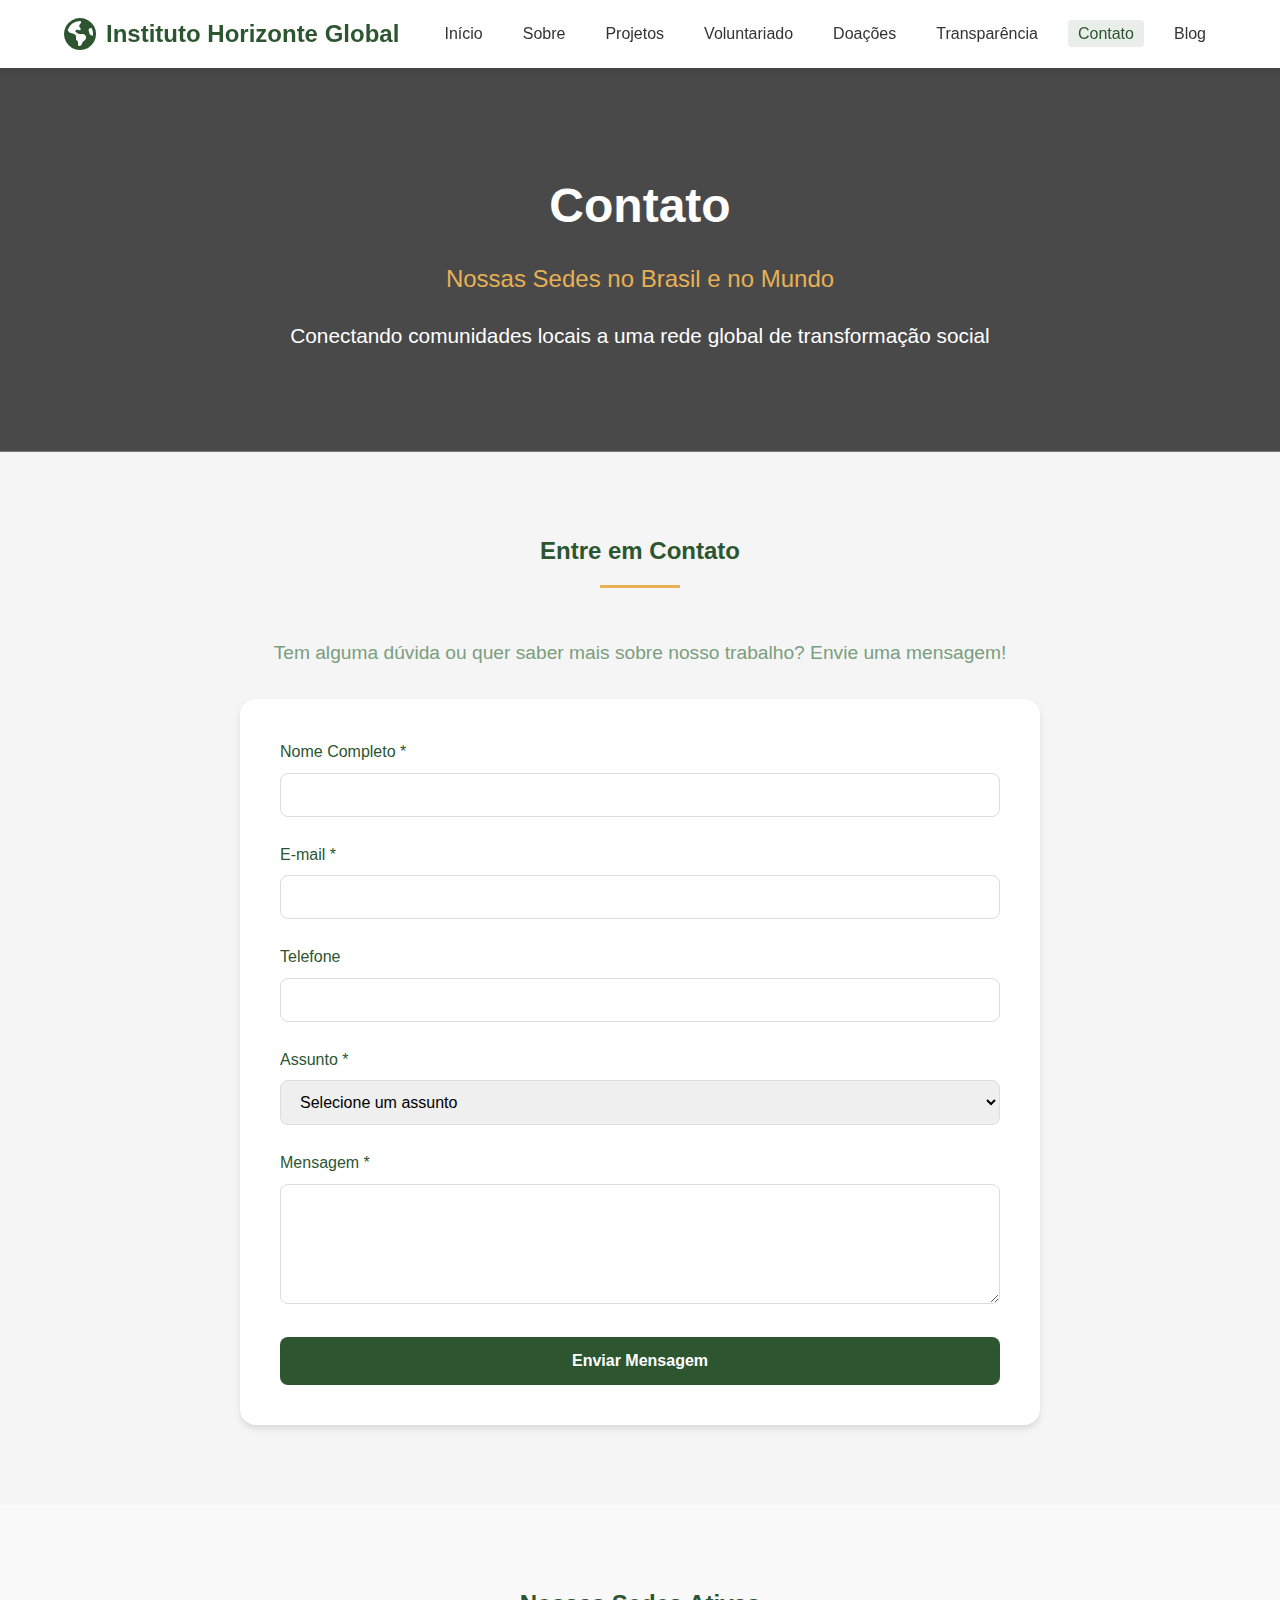
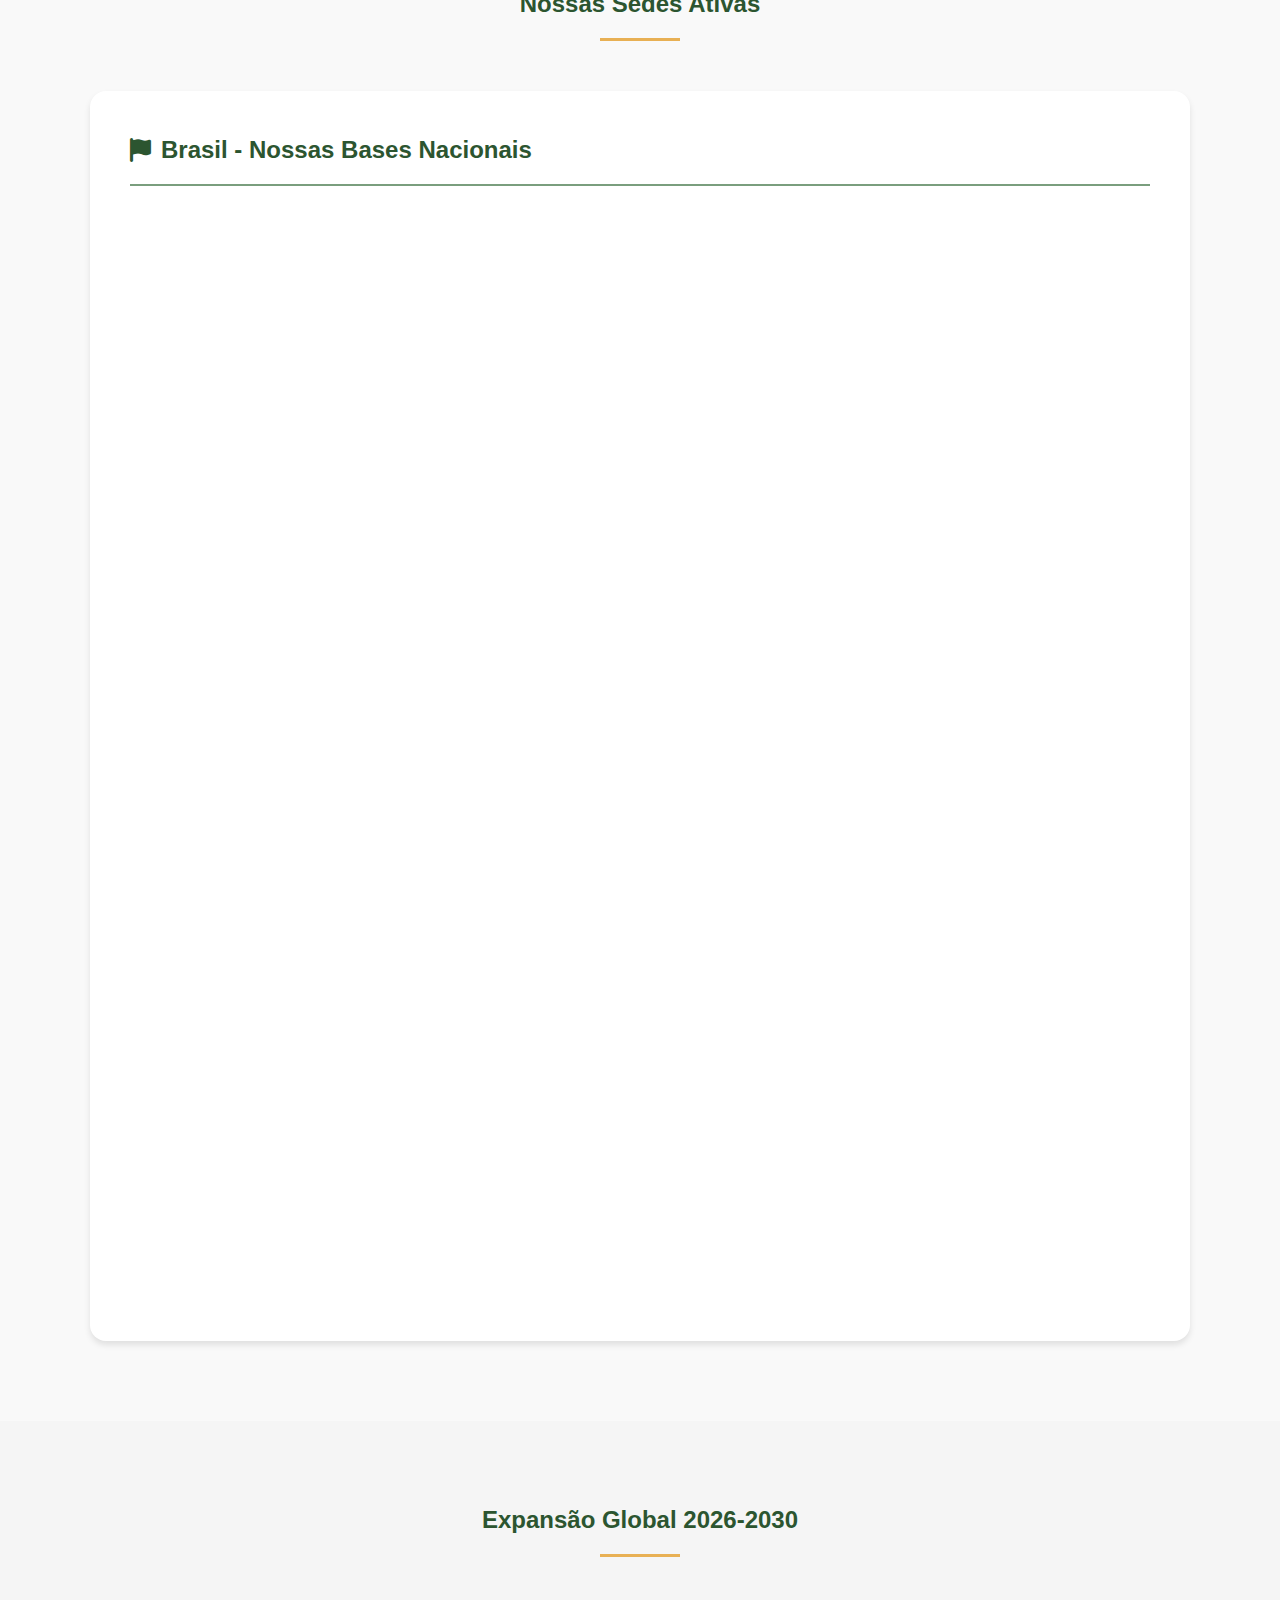
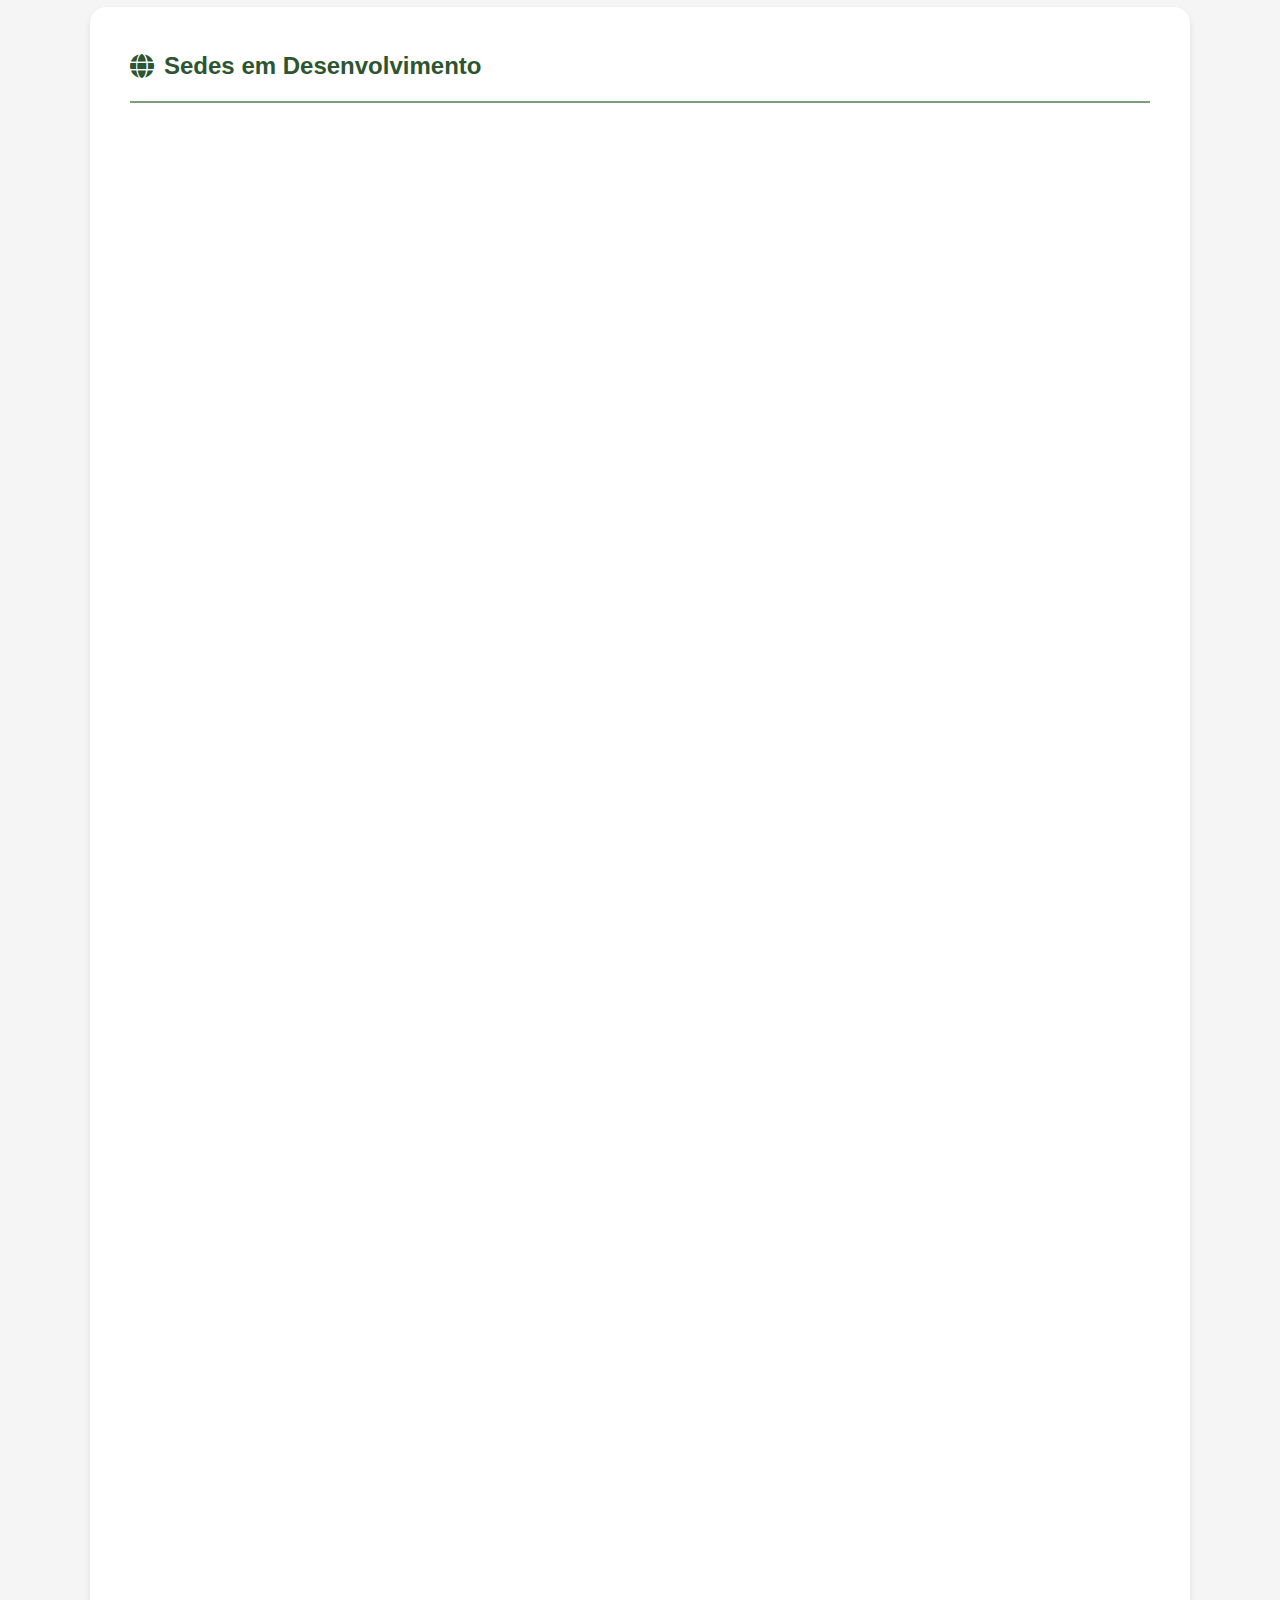
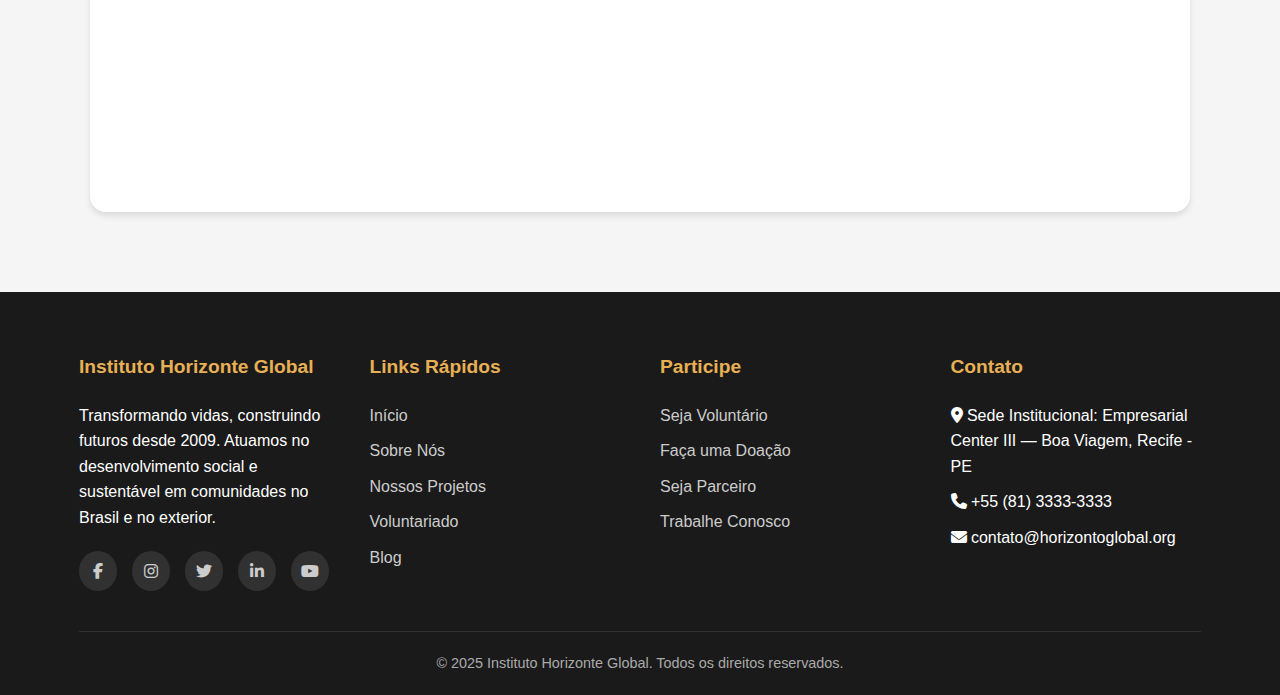
<file: contato.html>
<!DOCTYPE html>
<html lang="pt-BR">
<head>
    <meta charset="UTF-8">
    <meta name="viewport" content="width=device-width, initial-scale=1.0">
    <title>Contato - Instituto Horizonte Global</title>
    <link rel="stylesheet" href="https://cdnjs.cloudflare.com/ajax/libs/font-awesome/6.4.0/css/all.min.css">
    <style>
        :root {
            --primary: #2c5530;
            --secondary: #7a9e7e;
            --accent: #e8b054;
            --light: #f5f5f5;
            --dark: #1a1a1a;
            --text: #333333;
            --text-light: #777777;
            --shadow: 0 4px 6px rgba(0, 0, 0, 0.1);
            --transition: all 0.3s ease;
        }
        
        * {
            margin: 0;
            padding: 0;
            box-sizing: border-box;
            font-family: 'Segoe UI', Tahoma, Geneva, Verdana, sans-serif;
        }

        body {
            background-color: var(--light);
            color: var(--text);
            line-height: 1.6;
        }

        .container {
            width: 90%;
            max-width: 1200px;
            margin: 0 auto;
            padding: 0 15px;
        }
        
        /* Header */
        header {
            background-color: white;
            box-shadow: var(--shadow);
            position: sticky;
            top: 0;
            z-index: 1000;
        }
        
        .header-container {
            display: flex;
            justify-content: space-between;
            align-items: center;
            padding: 15px 0;
        }
        
        .logo {
            display: flex;
            align-items: center;
            gap: 10px;
        }
        
        .logo-icon {
            color: var(--primary);
            font-size: 2rem;
        }
        
        .logo h1 {
            font-size: 1.5rem;
            color: var(--primary);
        }
        
        nav ul {
            display: flex;
            list-style: none;
            gap: 20px;
        }
        
        nav a {
            text-decoration: none;
            color: var(--text);
            font-weight: 500;
            transition: var(--transition);
            padding: 5px 10px;
            border-radius: 4px;
        }
        
        nav a:hover, nav a.active {
            color: var(--primary);
            background-color: rgba(44, 85, 48, 0.1);
        }
        
        .mobile-menu {
            display: none;
            font-size: 1.5rem;
            cursor: pointer;
        }

        /* Hero Section */
        .hero-contato {
            background: linear-gradient(rgba(0, 0, 0, 0.7), rgba(0, 0, 0, 0.7)), 
                        url('https://images.unsplash.com/photo-1486406146926-c627a92ad1ab?ixlib=rb-4.0.3&auto=format&fit=crop&w=1350&q=80');
            background-size: cover;
            background-position: center;
            color: white;
            text-align: center;
            padding: 100px 0;
        }
        
        .hero-contato h1 {
            font-size: 3rem;
            margin-bottom: 15px;
        }
        
        .hero-subtitle {
            font-size: 1.5rem;
            margin-bottom: 20px;
            color: var(--accent);
            font-weight: 300;
        }
        
        .hero-contato p {
            font-size: 1.3rem;
            max-width: 800px;
            margin: 0 auto;
        }

        /* Seções Gerais */
        .section {
            padding: 80px 0;
        }
        
        .section-title {
            text-align: center;
            margin-bottom: 50px;
            color: var(--primary);
            position: relative;
        }
        
        .section-title:after {
            content: '';
            display: block;
            width: 80px;
            height: 3px;
            background-color: var(--accent);
            margin: 15px auto;
        }
        
        .section-subtitle {
            text-align: center;
            margin-bottom: 30px;
            color: var(--secondary);
            font-size: 1.2rem;
            font-weight: 400;
        }
        
        .bg-light {
            background-color: #f9f9f9;
        }

        /* Estilo das Sedes */
        .sedes-container {
            max-width: 1100px;
            margin: 0 auto;
            background: white;
            border-radius: 16px;
            box-shadow: var(--shadow);
            overflow: hidden;
        }

        .sede-section {
            padding: 40px;
        }

        .sede-section h3 {
            color: var(--primary);
            margin-bottom: 30px;
            padding-bottom: 15px;
            border-bottom: 2px solid var(--secondary);
            font-size: 24px;
            display: flex;
            align-items: center;
            gap: 10px;
        }

        .sede-list {
            list-style: none;
            display: grid;
            grid-template-columns: repeat(auto-fill, minmax(500px, 1fr));
            gap: 25px;
        }

        .sede-item {
            background: var(--light);
            border-radius: 12px;
            padding: 25px;
            transition: var(--transition);
            border: 1px solid #e9ecef;
            position: relative;
            overflow: hidden;
        }

        .sede-item::before {
            content: '';
            position: absolute;
            top: 0;
            left: 0;
            width: 5px;
            height: 100%;
            background: var(--accent);
            transition: var(--transition);
        }

        .sede-item:hover {
            transform: translateY(-5px);
            box-shadow: 0 10px 20px rgba(0, 0, 0, 0.08);
            background: white;
        }

        .sede-item:hover::before {
            width: 8px;
        }

        .sede-header {
            display: flex;
            align-items: flex-start;
            gap: 15px;
            margin-bottom: 15px;
        }

        .sede-icon {
            font-size: 24px;
            width: 40px;
            height: 40px;
            background: var(--primary);
            color: white;
            border-radius: 50%;
            display: flex;
            align-items: center;
            justify-content: center;
            flex-shrink: 0;
        }

        .sede-title {
            flex: 1;
        }

        .sede-title strong {
            color: var(--primary);
            font-size: 18px;
            display: block;
            margin-bottom: 5px;
        }

        .sede-type {
            color: var(--secondary);
            font-size: 14px;
            font-weight: 600;
            background: rgba(122, 158, 126, 0.1);
            padding: 3px 10px;
            border-radius: 20px;
            display: inline-block;
        }

        .sede-details {
            margin-left: 55px;
        }

        .sede-address {
            margin-bottom: 15px;
            color: var(--text);
            display: flex;
            align-items: flex-start;
            gap: 10px;
        }

        .sede-address i {
            color: var(--primary);
            margin-top: 3px;
            flex-shrink: 0;
        }

        .sede-contact {
            display: flex;
            flex-wrap: wrap;
            gap: 15px;
            margin-bottom: 15px;
        }

        .contact-item {
            display: flex;
            align-items: center;
            gap: 8px;
            color: var(--text);
            font-size: 15px;
        }

        .contact-item i {
            color: var(--primary);
            width: 16px;
        }

        .contact-item a {
            color: var(--primary);
            text-decoration: none;
            transition: var(--transition);
        }

        .contact-item a:hover {
            color: var(--accent);
        }

        .sede-map {
            margin-top: 15px;
        }

        .map-link {
            display: inline-flex;
            align-items: center;
            gap: 8px;
            color: var(--primary);
            text-decoration: none;
            font-weight: 500;
            padding: 8px 15px;
            border: 1px solid var(--primary);
            border-radius: 6px;
            transition: var(--transition);
        }

        .map-link:hover {
            background: var(--primary);
            color: white;
            transform: translateY(-2px);
            box-shadow: 0 4px 8px rgba(44, 85, 48, 0.3);
        }

        .year-badge {
            background: var(--accent);
            color: white;
            padding: 4px 10px;
            border-radius: 20px;
            font-size: 12px;
            font-weight: 600;
            margin-left: 8px;
        }

        .flag-icon {
            font-size: 20px;
            margin-right: 5px;
        }

        /* Formulário de Contato */
        .contact-form-container {
            max-width: 800px;
            margin: 0 auto;
            background: white;
            padding: 40px;
            border-radius: 16px;
            box-shadow: var(--shadow);
        }

        .form-group {
            margin-bottom: 25px;
        }

        .form-group label {
            display: block;
            margin-bottom: 8px;
            color: var(--primary);
            font-weight: 500;
        }

        .form-group input,
        .form-group select,
        .form-group textarea {
            width: 100%;
            padding: 12px 15px;
            border: 1px solid #ddd;
            border-radius: 8px;
            font-size: 16px;
            transition: var(--transition);
        }

        .form-group input:focus,
        .form-group select:focus,
        .form-group textarea:focus {
            outline: none;
            border-color: var(--primary);
            box-shadow: 0 0 0 3px rgba(44, 85, 48, 0.1);
        }

        .form-group textarea {
            resize: vertical;
            min-height: 120px;
        }

        .submit-btn {
            background: var(--primary);
            color: white;
            border: none;
            padding: 15px 30px;
            border-radius: 8px;
            font-size: 16px;
            font-weight: 600;
            cursor: pointer;
            transition: var(--transition);
            width: 100%;
        }

        .submit-btn:hover {
            background: var(--secondary);
            transform: translateY(-2px);
            box-shadow: 0 5px 15px rgba(44, 85, 48, 0.3);
        }

        /* Footer */
        footer {
            background-color: var(--dark);
            color: white;
            padding: 60px 0 20px;
        }
        
        .footer-content {
            display: grid;
            grid-template-columns: repeat(auto-fit, minmax(250px, 1fr));
            gap: 40px;
            margin-bottom: 40px;
        }
        
        .footer-column h3 {
            color: var(--accent);
            margin-bottom: 20px;
            font-size: 1.2rem;
        }
        
        .footer-column ul {
            list-style: none;
        }
        
        .footer-column ul li {
            margin-bottom: 10px;
        }
        
        .footer-column a {
            color: #cccccc;
            text-decoration: none;
            transition: var(--transition);
        }
        
        .footer-column a:hover {
            color: var(--accent);
        }
        
        .social-links {
            display: flex;
            gap: 15px;
            margin-top: 20px;
        }
        
        .social-links a {
            display: inline-flex;
            align-items: center;
            justify-content: center;
            width: 40px;
            height: 40px;
            background-color: rgba(255, 255, 255, 0.1);
            border-radius: 50%;
            transition: var(--transition);
        }
        
        .social-links a:hover {
            background-color: var(--accent);
            transform: translateY(-5px);
        }
        
        .copyright {
            text-align: center;
            padding-top: 20px;
            border-top: 1px solid rgba(255, 255, 255, 0.1);
            color: #aaaaaa;
            font-size: 0.9rem;
        }

        /* Responsividade */
        @media (max-width: 768px) {
            .header-container {
                flex-direction: column;
                gap: 15px;
            }
            
            nav ul {
                flex-wrap: wrap;
                justify-content: center;
            }
            
            .hero-contato h1 {
                font-size: 2.2rem;
            }
            
            .hero-subtitle {
                font-size: 1.3rem;
            }
            
            .hero-contato p {
                font-size: 1.1rem;
            }
            
            .sede-list {
                grid-template-columns: 1fr;
            }
            
            .sede-section {
                padding: 20px;
            }
            
            .sede-item {
                padding: 20px;
            }
            
            .sede-contact {
                flex-direction: column;
                gap: 10px;
            }
            
            .sede-details {
                margin-left: 0;
            }
            
            .contact-form-container {
                padding: 20px;
            }
        }

        @media (max-width: 576px) {
            .mobile-menu {
                display: block;
            }
            
            nav ul {
                display: none;
                flex-direction: column;
                width: 100%;
                text-align: center;
                margin-top: 15px;
            }
            
            nav ul.show {
                display: flex;
            }
            
            .section {
                padding: 50px 0;
            }
            
            .sede-header {
                flex-direction: column;
                gap: 10px;
            }
            
            .sede-icon {
                align-self: flex-start;
            }
        }
    </style>
</head>
<body>
    <!-- Header -->
    <header>
        <div class="container header-container">
            <div class="logo">
                <i class="fas fa-globe-americas logo-icon"></i>
                <h1>Instituto Horizonte Global</h1>
            </div>
            <div class="mobile-menu">
                <i class="fas fa-bars"></i>
            </div>
            <nav>
                <ul>
                    <li><a href="index.html">Início</a></li>
                    <li><a href="sobre.html">Sobre</a></li>
                    <li><a href="projetos.html">Projetos</a></li>
                    <li><a href="voluntariado.html">Voluntariado</a></li>
                    <li><a href="doacoes.html">Doações</a></li>
                    <li><a href="transparencia.html">Transparência</a></li>
                    <li><a href="sedes.html" class="active">Contato</a></li>
                    <li><a href="blog.html">Blog</a></li>
                </ul>
            </nav>
        </div>
    </header>

    <!-- Hero Contato -->
    <section class="hero-contato">
        <div class="container">
            <h1>Contato</h1>
            <div class="hero-subtitle">Nossas Sedes no Brasil e no Mundo</div>
            <p>Conectando comunidades locais a uma rede global de transformação social</p>
        </div>
    </section>

    <!-- Formulário de Contato -->
    <section class="section">
        <div class="container">
            <h2 class="section-title">Entre em Contato</h2>
            <p class="section-subtitle">Tem alguma dúvida ou quer saber mais sobre nosso trabalho? Envie uma mensagem!</p>
            
            <div class="contact-form-container">
                <form id="contactForm">
                    <div class="form-group">
                        <label for="nome">Nome Completo *</label>
                        <input type="text" id="nome" name="nome" required>
                    </div>
                    
                    <div class="form-group">
                        <label for="email">E-mail *</label>
                        <input type="email" id="email" name="email" required>
                    </div>
                    
                    <div class="form-group">
                        <label for="telefone">Telefone</label>
                        <input type="tel" id="telefone" name="telefone">
                    </div>
                    
                    <div class="form-group">
                        <label for="assunto">Assunto *</label>
                        <select id="assunto" name="assunto" required>
                            <option value="">Selecione um assunto</option>
                            <option value="voluntariado">Voluntariado</option>
                            <option value="doacoes">Doações</option>
                            <option value="parcerias">Parcerias</option>
                            <option value="imprensa">Imprensa</option>
                            <option value="outro">Outro</option>
                        </select>
                    </div>
                    
                    <div class="form-group">
                        <label for="mensagem">Mensagem *</label>
                        <textarea id="mensagem" name="mensagem" required></textarea>
                    </div>
                    
                    <button type="submit" class="submit-btn">Enviar Mensagem</button>
                </form>
            </div>
        </div>
    </section>

    <!-- Sedes Ativas -->
    <section class="section bg-light">
        <div class="container">
            <h2 class="section-title">Nossas Sedes Ativas</h2>
            <div class="sedes-container">
                <div class="sede-section">
                    <h3><i class="fas fa-flag"></i> Brasil - Nossas Bases Nacionais</h3>
                    <ul class="sede-list">
                        <li class="sede-item">
                            <div class="sede-header">
                                <div class="sede-icon">
                                    <i class="fas fa-home"></i>
                                </div>
                                <div class="sede-title">
                                    <strong>Petrolina – PE</strong>
                                    <span class="sede-type">Sede Fundadora</span>
                                </div>
                            </div>
                            <div class="sede-details">
                                <div class="sede-address">
                                    <i class="fas fa-map-marker-alt"></i>
                                    <span>R. Dr. Nestor Cavalcante, 396 – Vila Moco, Petrolina – PE, 56304-400</span>
                                </div>
                                <div class="sede-contact">
                                    <span class="contact-item">
                                        <i class="fas fa-phone"></i> (87) 3864-2010
                                    </span>
                                    <span class="contact-item">
                                        <i class="fas fa-envelope"></i> 
                                        <a href="mailto:petrolina@horizontoglobal.org">petrolina@horizontoglobal.org</a>
                                    </span>
                                </div>
                                <div class="sede-map">
                                    <a href="https://www.google.com/maps/place/R.+Dr.+Nestor+Cavalcante,+396+-+Vila+Moco,+Petrolina+-+PE,+56304-400,+Brasil/" target="_blank" class="map-link">
                                        <i class="fas fa-map-marked-alt"></i> Ver no Google Maps
                                    </a>
                                </div>
                            </div>
                        </li>

                        <li class="sede-item">
                            <div class="sede-header">
                                <div class="sede-icon">
                                    <i class="fas fa-building"></i>
                                </div>
                                <div class="sede-title">
                                    <strong>Recife – PE</strong>
                                    <span class="sede-type">Sede Institucional e Internacional</span>
                                </div>
                            </div>
                            <div class="sede-details">
                                <div class="sede-address">
                                    <i class="fas fa-map-marker-alt"></i>
                                    <span>Empresarial Center III — Rua Antônio Lumack do Monte, 128 — Apto 306, Boa Viagem, Recife - PE, CEP 51020-350</span>
                                </div>
                                <div class="sede-contact">
                                    <span class="contact-item">
                                        <i class="fas fa-phone"></i> (81) 3090-2200
                                    </span>
                                    <span class="contact-item">
                                        <i class="fas fa-envelope"></i> 
                                        <a href="mailto:recife@horizontoglobal.org">recife@horizontoglobal.org</a>
                                    </span>
                                </div>
                                <div class="sede-map">
                                    <a href="https://www.google.com/maps/place/R.+Ant%C3%B4nio+Lumack+do+Monte,+128+-+Boa+Viagem,+Recife+-+PE,+51020-350,+Brasil/" target="_blank" class="map-link">
                                        <i class="fas fa-map-marked-alt"></i> Ver no Google Maps
                                    </a>
                                </div>
                            </div>
                        </li>

                        <li class="sede-item">
                            <div class="sede-header">
                                <div class="sede-icon">
                                    <i class="fas fa-seedling"></i>
                                </div>
                                <div class="sede-title">
                                    <strong>Serra Talhada – PE</strong>
                                    <span class="sede-type">Sede Social — Sertão</span>
                                </div>
                            </div>
                            <div class="sede-details">
                                <div class="sede-address">
                                    <i class="fas fa-map-marker-alt"></i>
                                    <span>Av. Afonso Magalhães — São Cristóvão, Serra Talhada – PE, 56903-040</span>
                                </div>
                                <div class="sede-contact">
                                    <span class="contact-item">
                                        <i class="fas fa-phone"></i> (87) 3831-1440
                                    </span>
                                    <span class="contact-item">
                                        <i class="fas fa-envelope"></i> 
                                        <a href="mailto:serratalhada@horizontoglobal.org">serratalhada@horizontoglobal.org</a>
                                    </span>
                                </div>
                                <div class="sede-map">
                                    <a href="https://www.google.com/maps/place/Av.+Afonso+Magalh%C3%A3es,+Serra+Talhada+-+PE,+56903-040,+Brasil/" target="_blank" class="map-link">
                                        <i class="fas fa-map-marked-alt"></i> Ver no Google Maps
                                    </a>
                                </div>
                            </div>
                        </li>

                        <li class="sede-item">
                            <div class="sede-header">
                                <div class="sede-icon">
                                    <i class="fas fa-school"></i>
                                </div>
                                <div class="sede-title">
                                    <strong>Recife – PE</strong>
                                    <span class="sede-type">Sede Social — Capital</span>
                                </div>
                            </div>
                            <div class="sede-details">
                                <div class="sede-address">
                                    <i class="fas fa-map-marker-alt"></i>
                                    <span>R. da União, 147 — Boa Vista, Recife – PE, 50050-010</span>
                                </div>
                                <div class="sede-contact">
                                    <span class="contact-item">
                                        <i class="fas fa-phone"></i> (81) 3222-8710
                                    </span>
                                    <span class="contact-item">
                                        <i class="fas fa-envelope"></i> 
                                        <a href="mailto:boavista@horizontoglobal.org">boavista@horizontoglobal.org</a>
                                    </span>
                                </div>
                                <div class="sede-map">
                                    <a href="https://www.google.com/maps/place/R.+da+Uni%C3%A3o,+147+-+Boa+Vista,+Recife+-+PE,+50050-010,+Brasil/" target="_blank" class="map-link">
                                        <i class="fas fa-map-marked-alt"></i> Ver no Google Maps
                                    </a>
                                </div>
                            </div>
                        </li>
                    </ul>
                </div>
            </div>
        </div>
    </section>

    <!-- Sedes Futuras -->
    <section class="section">
        <div class="container">
            <h2 class="section-title">Expansão Global 2026-2030</h2>
            <div class="sedes-container">
                <div class="sede-section">
                    <h3><i class="fas fa-globe"></i> Sedes em Desenvolvimento</h3>
                    <ul class="sede-list">
                        <li class="sede-item">
                            <div class="sede-header">
                                <div class="sede-icon">
                                    <span class="flag-icon">🇲🇿</span>
                                </div>
                                <div class="sede-title">
                                    <strong>Maputo – Moçambique <span class="year-badge">2026</span></strong>
                                    <span class="sede-type">Sede Africana</span>
                                </div>
                            </div>
                            <div class="sede-details">
                                <div class="sede-address">
                                    <i class="fas fa-map-marker-alt"></i>
                                    <span>Av. Julius Nyerere, 1020 – Polana Caniço A, Maputo, Moçambique</span>
                                </div>
                                <div class="sede-contact">
                                    <span class="contact-item">
                                        <i class="fas fa-envelope"></i> 
                                        <a href="mailto:maputo@horizontoglobal.org">maputo@horizontoglobal.org</a>
                                    </span>
                                </div>
                                <div class="sede-map">
                                    <a href="https://www.google.com/maps/place/Av.+Julius+Nyerere,+1020,+Maputo,+Mo%C3%A7ambique/" target="_blank" class="map-link">
                                        <i class="fas fa-map-marked-alt"></i> Ver no Google Maps
                                    </a>
                                </div>
                            </div>
                        </li>

                        <li class="sede-item">
                            <div class="sede-header">
                                <div class="sede-icon">
                                    <span class="flag-icon">🇨🇭</span>
                                </div>
                                <div class="sede-title">
                                    <strong>Genebra – Suíça <span class="year-badge">2027</span></strong>
                                    <span class="sede-type">Sede Global / ONU</span>
                                </div>
                            </div>
                            <div class="sede-details">
                                <div class="sede-address">
                                    <i class="fas fa-map-marker-alt"></i>
                                    <span>Rue de Lausanne, 121 – Quartier des Nations, Genebra, Suíça</span>
                                </div>
                                <div class="sede-contact">
                                    <span class="contact-item">
                                        <i class="fas fa-envelope"></i> 
                                        <a href="mailto:geneva@horizontoglobal.org">geneva@horizontoglobal.org</a>
                                    </span>
                                </div>
                                <div class="sede-map">
                                    <a href="https://www.google.com/maps/place/Rue+de+Lausanne+121,+Gen%C3%A8ve,+Su%C3%AD%C3%A7a/" target="_blank" class="map-link">
                                        <i class="fas fa-map-marked-alt"></i> Ver no Google Maps
                                    </a>
                                </div>
                            </div>
                        </li>

                        <li class="sede-item">
                            <div class="sede-header">
                                <div class="sede-icon">
                                    <span class="flag-icon">🇯🇴</span>
                                </div>
                                <div class="sede-title">
                                    <strong>Amã – Jordânia <span class="year-badge">2028</span></strong>
                                    <span class="sede-type">Sede Oriente Médio</span>
                                </div>
                            </div>
                            <div class="sede-details">
                                <div class="sede-address">
                                    <i class="fas fa-map-marker-alt"></i>
                                    <span>Al-Abdali Boulevard, Building 15 – Amman, Jordânia</span>
                                </div>
                                <div class="sede-contact">
                                    <span class="contact-item">
                                        <i class="fas fa-envelope"></i> 
                                        <a href="mailto:amman@horizontoglobal.org">amman@horizontoglobal.org</a>
                                    </span>
                                </div>
                                <div class="sede-map">
                                    <a href="https://www.google.com/maps/place/Al-Abdali+Boulevard,+Amman,+Jord%C3%A2nia/" target="_blank" class="map-link">
                                        <i class="fas fa-map-marked-alt"></i> Ver no Google Maps
                                    </a>
                                </div>
                            </div>
                        </li>

                        <li class="sede-item">
                            <div class="sede-header">
                                <div class="sede-icon">
                                    <span class="flag-icon">🇯🇵</span>
                                </div>
                                <div class="sede-title">
                                    <strong>Tóquio – Japão <span class="year-badge">2029</span></strong>
                                    <span class="sede-type">Sede Ásia & Oceania</span>
                                </div>
                            </div>
                            <div class="sede-details">
                                <div class="sede-address">
                                    <i class="fas fa-map-marker-alt"></i>
                                    <span>2 Chome-8-1 Nishi-Shinjuku, Shinjuku City, Tokyo 163-8001, Japão</span>
                                </div>
                                <div class="sede-contact">
                                    <span class="contact-item">
                                        <i class="fas fa-envelope"></i> 
                                        <a href="mailto:tokyo@horizontoglobal.org">tokyo@horizontoglobal.org</a>
                                    </span>
                                </div>
                                <div class="sede-map">
                                    <a href="https://www.google.com/maps/place/2+Chome-8-1+Nishi-Shinjuku,+Shinjuku+City,+Tokyo+163-8001,+Jap%C3%A3o/" target="_blank" class="map-link">
                                        <i class="fas fa-map-marked-alt"></i> Ver no Google Maps
                                    </a>
                                </div>
                            </div>
                        </li>

                        <li class="sede-item">
                            <div class="sede-header">
                                <div class="sede-icon">
                                    <span class="flag-icon">🇸🇬</span>
                                </div>
                                <div class="sede-title">
                                    <strong>Singapura <span class="year-badge">2030</span></strong>
                                    <span class="sede-type">Sub-Sede Sudeste Asiático</span>
                                </div>
                            </div>
                            <div class="sede-details">
                                <div class="sede-address">
                                    <i class="fas fa-map-marker-alt"></i>
                                    <span>1 Fusionopolis Way, #08-10 Connexis, One-North, Singapore 138632</span>
                                </div>
                                <div class="sede-contact">
                                    <span class="contact-item">
                                        <i class="fas fa-envelope"></i> 
                                        <a href="mailto:singapore@horizontoglobal.org">singapore@horizontoglobal.org</a>
                                    </span>
                                </div>
                                <div class="sede-map">
                                    <a href="https://www.google.com/maps/place/1+Fusionopolis+Way,+Connexis,+Singapore/" target="_blank" class="map-link">
                                        <i class="fas fa-map-marked-alt"></i> Ver no Google Maps
                                    </a>
                                </div>
                            </div>
                        </li>

                        <li class="sede-item">
                            <div class="sede-header">
                                <div class="sede-icon">
                                    <span class="flag-icon">🇺🇸</span>
                                </div>
                                <div class="sede-title">
                                    <strong>Los Angeles – EUA <span class="year-badge">2030</span></strong>
                                    <span class="sede-type">Sub-Sede Social</span>
                                </div>
                            </div>
                            <div class="sede-details">
                                <div class="sede-address">
                                    <i class="fas fa-map-marker-alt"></i>
                                    <span>555 W 5th St, Los Angeles, CA 90013, EUA</span>
                                </div>
                                <div class="sede-contact">
                                    <span class="contact-item">
                                        <i class="fas fa-envelope"></i> 
                                        <a href="mailto:losangeles@horizontoglobal.org">losangeles@horizontoglobal.org</a>
                                    </span>
                                </div>
                                <div class="sede-map">
                                    <a href="https://www.google.com/maps/place/555+W+5th+St,+Los+Angeles,+CA+90013,+EUA/" target="_blank" class="map-link">
                                        <i class="fas fa-map-marked-alt"></i> Ver no Google Maps
                                    </a>
                                </div>
                            </div>
                        </li>
                    </ul>
                </div>
            </div>
        </div>
    </section>

    <!-- Footer -->
    <footer>
        <div class="container">
            <div class="footer-content">
                <div class="footer-column">
                    <h3>Instituto Horizonte Global</h3>
                    <p>Transformando vidas, construindo futuros desde 2009. Atuamos no desenvolvimento social e sustentável em comunidades no Brasil e no exterior.</p>
                    <div class="social-links">
                        <a href="#"><i class="fab fa-facebook-f"></i></a>
                        <a href="#"><i class="fab fa-instagram"></i></a>
                        <a href="#"><i class="fab fa-twitter"></i></a>
                        <a href="#"><i class="fab fa-linkedin-in"></i></a>
                        <a href="#"><i class="fab fa-youtube"></i></a>
                    </div>
                </div>
                <div class="footer-column">
                    <h3>Links Rápidos</h3>
                    <ul>
                        <li><a href="index.html">Início</a></li>
                        <li><a href="sobre.html">Sobre Nós</a></li>
                        <li><a href="projetos.html">Nossos Projetos</a></li>
                        <li><a href="voluntariado.html">Voluntariado</a></li>
                        <li><a href="blog.html">Blog</a></li>
                    </ul>
                </div>
                <div class="footer-column">
                    <h3>Participe</h3>
                    <ul>
                        <li><a href="voluntariado.html">Seja Voluntário</a></li>
                        <li><a href="doacoes.html">Faça uma Doação</a></li>
                        <li><a href="parcerias.html">Seja Parceiro</a></li>
                        <li><a href="trabalhe-conosco.html">Trabalhe Conosco</a></li>
                    </ul>
                </div>
                <div class="footer-column">
                    <h3>Contato</h3>
                    <ul>
                        <li><i class="fas fa-map-marker-alt"></i> Sede Institucional: Empresarial Center III — Boa Viagem, Recife - PE</li>
                        <li><i class="fas fa-phone"></i> +55 (81) 3333-3333</li>
                        <li><i class="fas fa-envelope"></i> contato@horizontoglobal.org</li>
                    </ul>
                </div>
            </div>
            <div class="copyright">
                <p>&copy; 2025 Instituto Horizonte Global. Todos os direitos reservados.</p>
            </div>
        </div>
    </footer>

    <script>
        // Menu mobile
        document.querySelector('.mobile-menu').addEventListener('click', function() {
            document.querySelector('nav ul').classList.toggle('show');
        });

        // Animações de entrada
        const observerOptions = {
            threshold: 0.1,
            rootMargin: '0px 0px -50px 0px'
        };

        const observer = new IntersectionObserver((entries) => {
            entries.forEach(entry => {
                if (entry.isIntersecting) {
                    entry.target.style.opacity = '1';
                    entry.target.style.transform = 'translateY(0)';
                }
            });
        }, observerOptions);

        // Aplicar animações aos elementos
        document.querySelectorAll('.sede-item').forEach(el => {
            el.style.opacity = '0';
            el.style.transform = 'translateY(20px)';
            el.style.transition = 'opacity 0.6s ease, transform 0.6s ease';
            observer.observe(el);
        });

        // Formulário de contato
        document.getElementById('contactForm').addEventListener('submit', function(e) {
            e.preventDefault();
            alert('Mensagem enviada com sucesso! Entraremos em contato em breve.');
            this.reset();
        });
    </script>
</body>
</html>
</file>
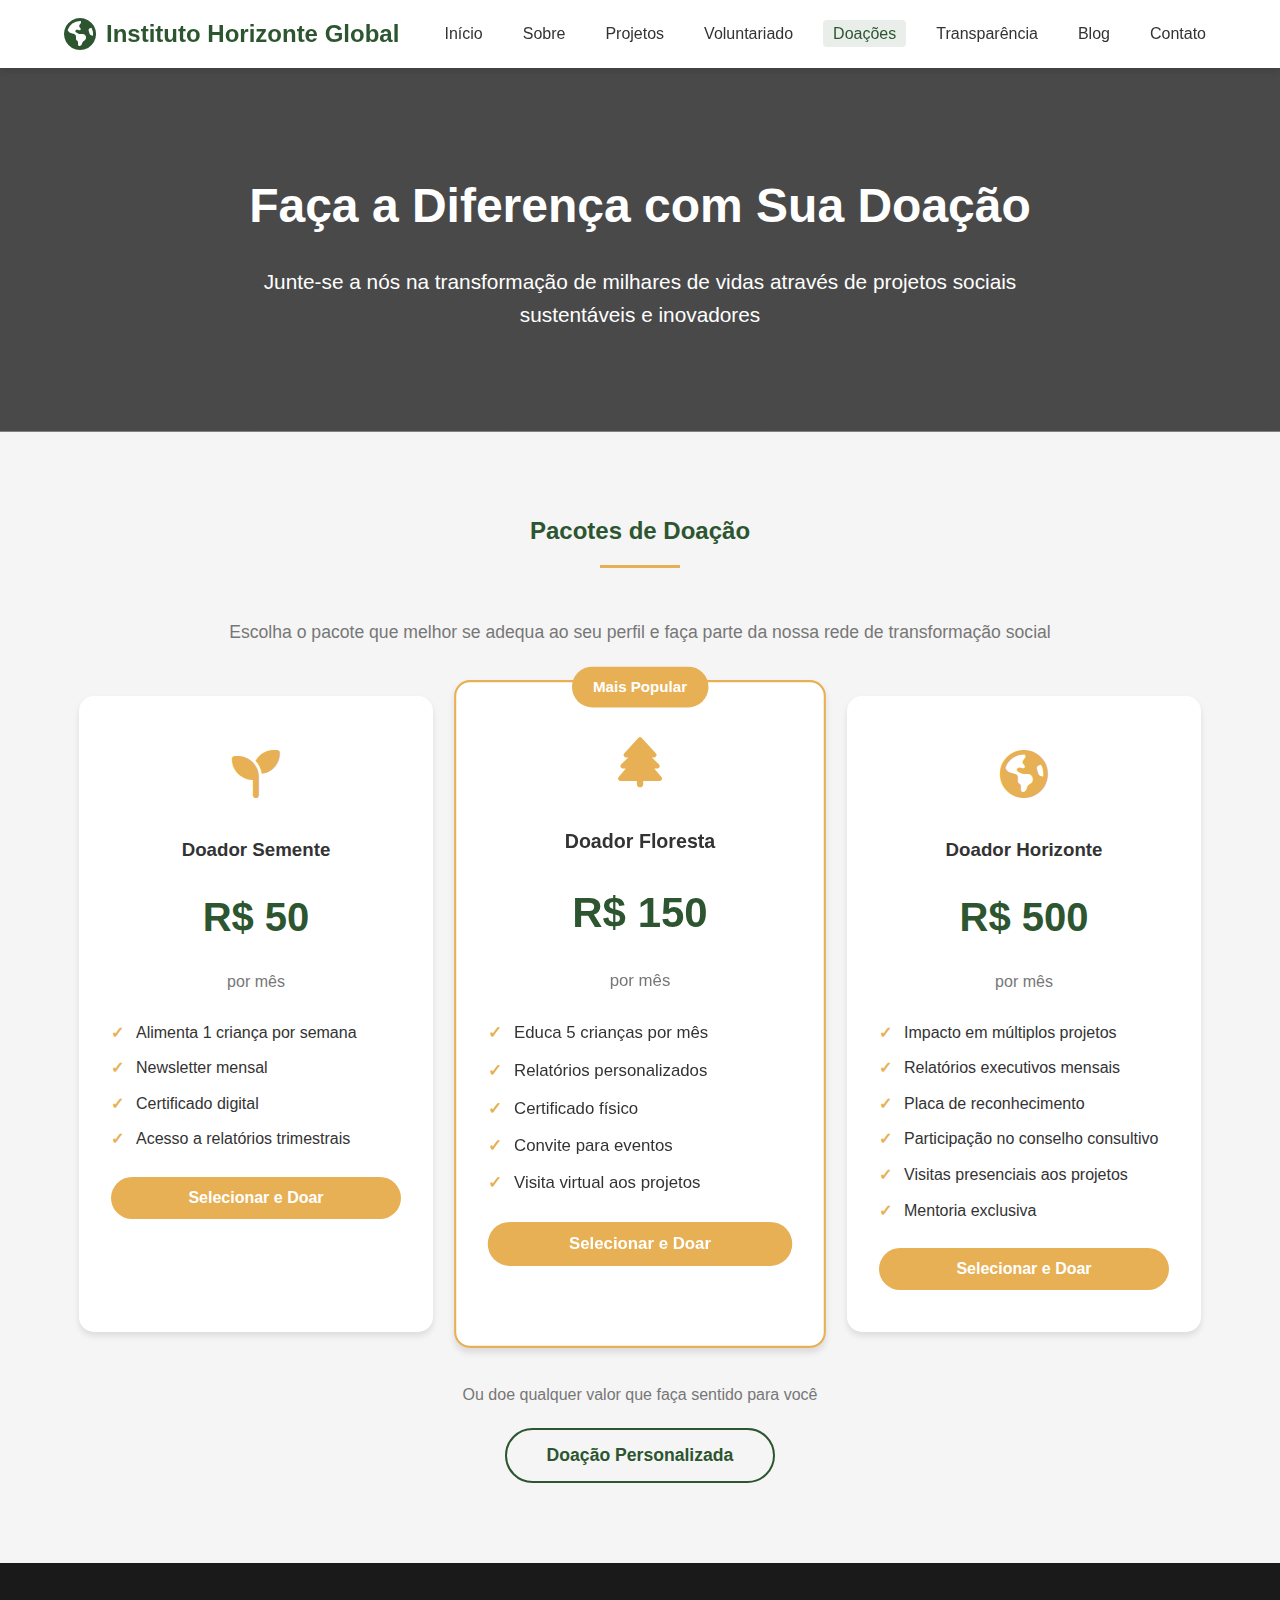
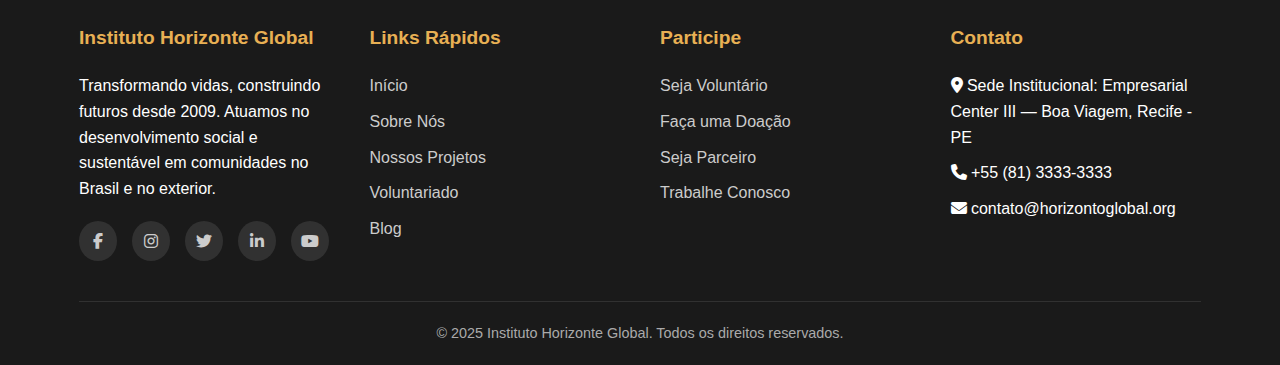
<file: doacoes.html>
<!DOCTYPE html>
<html lang="pt-BR">
<head>
    <meta charset="UTF-8">
    <meta name="viewport" content="width=device-width, initial-scale=1.0">
    <title>Doações - Instituto Horizonte Global</title>
    <link rel="stylesheet" href="https://cdnjs.cloudflare.com/ajax/libs/font-awesome/6.4.0/css/all.min.css">
    <style>
        :root {
            --primary: #2c5530;
            --secondary: #7a9e7e;
            --accent: #e8b054;
            --light: #f5f5f5;
            --dark: #1a1a1a;
            --text: #333333;
            --text-light: #777777;
            --shadow: 0 4px 6px rgba(0, 0, 0, 0.1);
            --transition: all 0.3s ease;
        }
        
        * {
            margin: 0;
            padding: 0;
            box-sizing: border-box;
        }
        
        body {
            font-family: 'Segoe UI', Tahoma, Geneva, Verdana, sans-serif;
            line-height: 1.6;
            color: var(--text);
            background-color: var(--light);
        }
        
        .container {
            width: 90%;
            max-width: 1200px;
            margin: 0 auto;
            padding: 0 15px;
        }
        
        /* Header */
        header {
            background-color: white;
            box-shadow: var(--shadow);
            position: sticky;
            top: 0;
            z-index: 1000;
        }
        
        .header-container {
            display: flex;
            justify-content: space-between;
            align-items: center;
            padding: 15px 0;
        }
        
        .logo {
            display: flex;
            align-items: center;
            gap: 10px;
        }
        
        .logo-icon {
            color: var(--primary);
            font-size: 2rem;
        }
        
        .logo h1 {
            font-size: 1.5rem;
            color: var(--primary);
        }
        
        nav ul {
            display: flex;
            list-style: none;
            gap: 20px;
        }
        
        nav a {
            text-decoration: none;
            color: var(--text);
            font-weight: 500;
            transition: var(--transition);
            padding: 5px 10px;
            border-radius: 4px;
        }
        
        nav a:hover, nav a.active {
            color: var(--primary);
            background-color: rgba(44, 85, 48, 0.1);
        }
        
        .mobile-menu {
            display: none;
            font-size: 1.5rem;
            cursor: pointer;
        }
        
        /* Hero Doações */
        .hero-doacoes {
            background: linear-gradient(rgba(0, 0, 0, 0.7), rgba(0, 0, 0, 0.7)), 
                        url('https://images.unsplash.com/photo-1579621970563-ebec7560ff3e?ixlib=rb-4.0.3&auto=format&fit=crop&w=1350&q=80');
            background-size: cover;
            background-position: center;
            color: white;
            text-align: center;
            padding: 100px 0;
        }
        
        .hero-doacoes h1 {
            font-size: 3rem;
            margin-bottom: 20px;
        }
        
        .hero-doacoes p {
            font-size: 1.3rem;
            max-width: 800px;
            margin: 0 auto;
        }
        
        /* Seções Gerais */
        .section {
            padding: 80px 0;
        }
        
        .section-title {
            text-align: center;
            margin-bottom: 50px;
            color: var(--primary);
            position: relative;
        }
        
        .section-title:after {
            content: '';
            display: block;
            width: 80px;
            height: 3px;
            background-color: var(--accent);
            margin: 15px auto;
        }
        
        .bg-light {
            background-color: #f9f9f9;
        }
        
        .bg-primary {
            background-color: var(--primary);
            color: white;
        }
        
        /* Pacotes de Doação */
        .pacotes-grid {
            display: grid;
            grid-template-columns: repeat(auto-fit, minmax(300px, 1fr));
            gap: 30px;
            margin-bottom: 50px;
        }
        
        .pacote-card {
            background: white;
            border-radius: 15px;
            padding: 40px 30px;
            text-align: center;
            box-shadow: var(--shadow);
            transition: var(--transition);
            position: relative;
            border: 2px solid transparent;
            cursor: pointer;
        }
        
        .pacote-card:hover {
            transform: translateY(-10px);
            border-color: var(--accent);
        }
        
        .pacote-card.selected {
            border-color: var(--primary);
            background: rgba(44, 85, 48, 0.05);
            transform: translateY(-5px);
        }
        
        .pacote-card.popular {
            border-color: var(--accent);
            transform: scale(1.05);
        }
        
        .pacote-card.popular.selected {
            transform: scale(1.05) translateY(-5px);
        }
        
        .pacote-badge {
            position: absolute;
            top: -15px;
            left: 50%;
            transform: translateX(-50%);
            background: var(--accent);
            color: white;
            padding: 8px 20px;
            border-radius: 20px;
            font-size: 0.9rem;
            font-weight: 600;
        }
        
        .pacote-icon {
            font-size: 3rem;
            color: var(--accent);
            margin-bottom: 20px;
        }
        
        .pacote-preco {
            font-size: 2.5rem;
            font-weight: bold;
            color: var(--primary);
            margin: 20px 0;
        }
        
        .pacote-periodo {
            color: var(--text-light);
            margin-bottom: 25px;
        }
        
        .pacote-beneficios {
            list-style: none;
            margin: 25px 0;
            text-align: left;
        }
        
        .pacote-beneficios li {
            margin-bottom: 10px;
            padding-left: 25px;
            position: relative;
        }
        
        .pacote-beneficios li:before {
            content: '✓';
            position: absolute;
            left: 0;
            color: var(--accent);
            font-weight: bold;
        }
        
        .check-icon {
            position: absolute;
            top: 15px;
            right: 15px;
            width: 30px;
            height: 30px;
            background: var(--primary);
            color: white;
            border-radius: 50%;
            display: flex;
            align-items: center;
            justify-content: center;
            opacity: 0;
            transition: var(--transition);
        }
        
        .pacote-card.selected .check-icon {
            opacity: 1;
        }
        
        /* Modal de Pagamento */
        .modal {
            display: none;
            position: fixed;
            top: 0;
            left: 0;
            width: 100%;
            height: 100%;
            background: rgba(0, 0, 0, 0.8);
            z-index: 1000;
            align-items: center;
            justify-content: center;
        }
        
        .modal.active {
            display: flex;
        }
        
        .modal-content {
            background: white;
            border-radius: 15px;
            padding: 40px;
            max-width: 500px;
            width: 90%;
            max-height: 90vh;
            overflow-y: auto;
            position: relative;
        }
        
        .close-modal {
            position: absolute;
            top: 15px;
            right: 15px;
            background: none;
            border: none;
            font-size: 1.5rem;
            cursor: pointer;
            color: var(--text-light);
        }
        
        .pagamento-tabs {
            display: flex;
            margin-bottom: 25px;
            border-bottom: 1px solid #e0e0e0;
        }
        
        .pagamento-tab {
            padding: 15px 25px;
            background: none;
            border: none;
            cursor: pointer;
            font-weight: 600;
            color: var(--text-light);
            border-bottom: 3px solid transparent;
            transition: var(--transition);
        }
        
        .pagamento-tab.active {
            color: var(--primary);
            border-bottom-color: var(--primary);
        }
        
        .pagamento-content {
            display: none;
        }
        
        .pagamento-content.active {
            display: block;
            animation: fadeIn 0.5s ease;
        }
        
        @keyframes fadeIn {
            from { opacity: 0; transform: translateY(20px); }
            to { opacity: 1; transform: translateY(0); }
        }
        
        /* Formulários */
        .form-container {
            background: white;
            border-radius: 15px;
            padding: 40px;
            box-shadow: var(--shadow);
            max-width: 800px;
            margin: 0 auto;
        }
        
        .form-step {
            display: none;
        }
        
        .form-step.active {
            display: block;
        }
        
        .form-group {
            margin-bottom: 25px;
        }
        
        .form-row {
            display: grid;
            grid-template-columns: 1fr 1fr;
            gap: 20px;
        }
        
        label {
            display: block;
            margin-bottom: 8px;
            font-weight: 600;
            color: var(--primary);
        }
        
        .required:after {
            content: ' *';
            color: #e74c3c;
        }
        
        input, select, textarea {
            width: 100%;
            padding: 12px 15px;
            border: 2px solid #e0e0e0;
            border-radius: 8px;
            font-size: 1rem;
            transition: var(--transition);
            font-family: inherit;
        }
        
        input:focus, select:focus, textarea:focus {
            outline: none;
            border-color: var(--primary);
            box-shadow: 0 0 0 3px rgba(44, 85, 48, 0.1);
        }
        
        textarea {
            resize: vertical;
            min-height: 120px;
        }
        
        .checkbox-group {
            display: flex;
            flex-wrap: wrap;
            gap: 15px;
            margin-top: 10px;
        }
        
        .checkbox-item {
            display: flex;
            align-items: center;
            gap: 8px;
        }
        
        .checkbox-item input {
            width: auto;
        }
        
        /* PIX */
        .pix-container {
            text-align: center;
            padding: 30px;
            background: #f8f9fa;
            border-radius: 10px;
            margin: 20px 0;
        }
        
        .pix-qrcode {
            width: 200px;
            height: 200px;
            background: #e0e0e0;
            margin: 0 auto 20px;
            border-radius: 10px;
            display: flex;
            align-items: center;
            justify-content: center;
            color: var(--text-light);
            font-size: 0.9rem;
        }
        
        .pix-chave {
            background: white;
            padding: 15px;
            border-radius: 8px;
            border: 2px dashed var(--accent);
            margin: 20px 0;
            font-family: monospace;
            font-size: 1.1rem;
            word-break: break-all;
        }
        
        .copy-btn {
            background: var(--primary);
            color: white;
            border: none;
            padding: 10px 20px;
            border-radius: 5px;
            cursor: pointer;
            transition: var(--transition);
            margin-left: 10px;
        }
        
        .copy-btn:hover {
            background: var(--secondary);
        }
        
        /* Informações Bancárias */
        .banco-info {
            background: #f8f9fa;
            padding: 25px;
            border-radius: 10px;
            margin: 20px 0;
        }
        
        .banco-detalhes {
            display: grid;
            gap: 15px;
            margin-top: 15px;
        }
        
        .banco-item {
            display: flex;
            justify-content: space-between;
            padding: 10px 0;
            border-bottom: 1px solid #e0e0e0;
        }
        
        .banco-item:last-child {
            border-bottom: none;
        }
        
        .banco-label {
            font-weight: 600;
            color: var(--primary);
        }
        
        .banco-valor {
            font-family: monospace;
            background: white;
            padding: 5px 10px;
            border-radius: 5px;
            border: 1px solid #e0e0e0;
        }
        
        /* Botões */
        .btn {
            display: inline-block;
            background-color: var(--accent);
            color: white;
            padding: 12px 30px;
            border-radius: 30px;
            text-decoration: none;
            font-weight: 600;
            transition: var(--transition);
            border: none;
            cursor: pointer;
            font-size: 1rem;
            text-align: center;
        }
        
        .btn:hover {
            background-color: #d19c3a;
            transform: translateY(-3px);
        }
        
        .btn-outline {
            background: transparent;
            border: 2px solid var(--primary);
            color: var(--primary);
        }
        
        .btn-outline:hover {
            background: var(--primary);
            color: white;
        }
        
        .btn-large {
            padding: 15px 40px;
            font-size: 1.1rem;
        }
        
        .btn-full {
            width: 100%;
        }
        
        .btn-group {
            display: flex;
            gap: 15px;
            margin-top: 30px;
        }
        
        /* Footer */
        footer {
            background-color: var(--dark);
            color: white;
            padding: 60px 0 20px;
        }
        
        .footer-content {
            display: grid;
            grid-template-columns: repeat(auto-fit, minmax(250px, 1fr));
            gap: 40px;
            margin-bottom: 40px;
        }
        
        .footer-column h3 {
            color: var(--accent);
            margin-bottom: 20px;
            font-size: 1.2rem;
        }
        
        .footer-column ul {
            list-style: none;
        }
        
        .footer-column ul li {
            margin-bottom: 10px;
        }
        
        .footer-column a {
            color: #cccccc;
            text-decoration: none;
            transition: var(--transition);
        }
        
        .footer-column a:hover {
            color: var(--accent);
        }
        
        .social-links {
            display: flex;
            gap: 15px;
            margin-top: 20px;
        }
        
        .social-links a {
            display: inline-flex;
            align-items: center;
            justify-content: center;
            width: 40px;
            height: 40px;
            background-color: rgba(255, 255, 255, 0.1);
            border-radius: 50%;
            transition: var(--transition);
        }
        
        .social-links a:hover {
            background-color: var(--accent);
            transform: translateY(-5px);
        }
        
        .copyright {
            text-align: center;
            padding-top: 20px;
            border-top: 1px solid rgba(255, 255, 255, 0.1);
            color: #aaaaaa;
            font-size: 0.9rem;
        }
        
        /* Responsividade */
        @media (max-width: 992px) {
            .pacotes-grid {
                grid-template-columns: repeat(auto-fit, minmax(280px, 1fr));
            }
            
            .pacote-card.popular {
                transform: none;
            }
            
            .pacote-card.popular.selected {
                transform: translateY(-5px);
            }
        }
        
        @media (max-width: 768px) {
            .header-container {
                flex-direction: column;
                gap: 15px;
            }
            
            nav ul {
                flex-wrap: wrap;
                justify-content: center;
            }
            
            .hero-doacoes h1 {
                font-size: 2.2rem;
            }
            
            .hero-doacoes p {
                font-size: 1.1rem;
            }
            
            .form-row {
                grid-template-columns: 1fr;
            }
            
            .modal-content {
                padding: 25px;
            }
            
            .btn-group {
                flex-direction: column;
            }
        }
        
        @media (max-width: 576px) {
            .mobile-menu {
                display: block;
            }
            
            nav ul {
                display: none;
                flex-direction: column;
                width: 100%;
                text-align: center;
                margin-top: 15px;
            }
            
            nav ul.show {
                display: flex;
            }
            
            .section {
                padding: 50px 0;
            }
            
            .pacotes-grid {
                grid-template-columns: 1fr;
            }
            
            .pagamento-tabs {
                flex-direction: column;
            }
            
            .pagamento-tab {
                text-align: center;
            }
        }
    </style>
</head>
<body>
    <!-- Header -->
    <header>
        <div class="container header-container">
            <div class="logo">
                <i class="fas fa-globe-americas logo-icon"></i>
                <h1>Instituto Horizonte Global</h1>
            </div>
            <div class="mobile-menu">
                <i class="fas fa-bars"></i>
            </div>
            <nav>
                <ul>
                    <li><a href="index.html">Início</a></li>
                    <li><a href="sobre.html">Sobre</a></li>
                    <li><a href="projetos.html">Projetos</a></li>
                    <li><a href="voluntariado.html">Voluntariado</a></li>
                    <li><a href="doacoes.html" class="active">Doações</a></li>
                    <li><a href="transparencia.html">Transparência</a></li>
                    <li><a href="blog.html">Blog</a></li>
                    <li><a href="contato.html">Contato</a></li>
                </ul>
            </nav>
        </div>
    </header>

    <!-- Hero Doações -->
    <section class="hero-doacoes">
        <div class="container">
            <h1>Faça a Diferença com Sua Doação</h1>
            <p>Junte-se a nós na transformação de milhares de vidas através de projetos sociais sustentáveis e inovadores</p>
        </div>
    </section>

    <!-- Pacotes de Doação -->
    <section class="section">
        <div class="container">
            <h2 class="section-title">Pacotes de Doação</h2>
            <p style="text-align: center; margin-bottom: 50px; font-size: 1.1rem; color: var(--text-light);">
                Escolha o pacote que melhor se adequa ao seu perfil e faça parte da nossa rede de transformação social
            </p>
            
            <div class="pacotes-grid">
                <div class="pacote-card" data-pacote="semente" data-valor="50">
                    <div class="check-icon">
                        <i class="fas fa-check"></i>
                    </div>
                    <div class="pacote-icon">
                        <i class="fas fa-seedling"></i>
                    </div>
                    <h3>Doador Semente</h3>
                    <div class="pacote-preco">R$ 50</div>
                    <div class="pacote-periodo">por mês</div>
                    <ul class="pacote-beneficios">
                        <li>Alimenta 1 criança por semana</li>
                        <li>Newsletter mensal</li>
                        <li>Certificado digital</li>
                        <li>Acesso a relatórios trimestrais</li>
                    </ul>
                    <button class="btn btn-full btn-doar" data-pacote="semente">Selecionar e Doar</button>
                </div>
                
                <div class="pacote-card popular" data-pacote="floresta" data-valor="150">
                    <div class="pacote-badge">Mais Popular</div>
                    <div class="check-icon">
                        <i class="fas fa-check"></i>
                    </div>
                    <div class="pacote-icon">
                        <i class="fas fa-tree"></i>
                    </div>
                    <h3>Doador Floresta</h3>
                    <div class="pacote-preco">R$ 150</div>
                    <div class="pacote-periodo">por mês</div>
                    <ul class="pacote-beneficios">
                        <li>Educa 5 crianças por mês</li>
                        <li>Relatórios personalizados</li>
                        <li>Certificado físico</li>
                        <li>Convite para eventos</li>
                        <li>Visita virtual aos projetos</li>
                    </ul>
                    <button class="btn btn-full btn-doar" data-pacote="floresta">Selecionar e Doar</button>
                </div>
                
                <div class="pacote-card" data-pacote="horizonte" data-valor="500">
                    <div class="check-icon">
                        <i class="fas fa-check"></i>
                    </div>
                    <div class="pacote-icon">
                        <i class="fas fa-globe-americas"></i>
                    </div>
                    <h3>Doador Horizonte</h3>
                    <div class="pacote-preco">R$ 500</div>
                    <div class="pacote-periodo">por mês</div>
                    <ul class="pacote-beneficios">
                        <li>Impacto em múltiplos projetos</li>
                        <li>Relatórios executivos mensais</li>
                        <li>Placa de reconhecimento</li>
                        <li>Participação no conselho consultivo</li>
                        <li>Visitas presenciais aos projetos</li>
                        <li>Mentoria exclusiva</li>
                    </ul>
                    <button class="btn btn-full btn-doar" data-pacote="horizonte">Selecionar e Doar</button>
                </div>
            </div>
            
            <div style="text-align: center; margin-top: 40px;">
                <p style="color: var(--text-light); margin-bottom: 20px;">
                    Ou doe qualquer valor que faça sentido para você
                </p>
                <button class="btn btn-outline btn-large" id="btn-doacao-personalizada">Doação Personalizada</button>
            </div>
        </div>
    </section>

    <!-- Modal de Pagamento -->
    <div class="modal" id="modal-pagamento">
        <div class="modal-content">
            <button class="close-modal" id="close-modal">&times;</button>
            <h2 style="text-align: center; margin-bottom: 30px; color: var(--primary);">Finalizar Doação</h2>
            
            <div class="form-step active" id="step-dados">
                <h3 style="margin-bottom: 20px; color: var(--primary);">Seus Dados</h3>
                
                <form id="form-doador">
                    <div class="form-row">
                        <div class="form-group">
                            <label for="nome-doador" class="required">Nome Completo</label>
                            <input type="text" id="nome-doador" name="nome-doador" required>
                        </div>
                        <div class="form-group">
                            <label for="cpf-doador" class="required">CPF/CNPJ</label>
                            <input type="text" id="cpf-doador" name="documento" data-validation="cpf" required>
                            <div class="field-message"></div>
                        </div>
                    </div>
                    <div class="form-row">
                        <div class="form-group">
                            <label for="cep-doador">CEP</label>
                            <input type="text" id="cep-doador" name="cep" data-cep="true">
                            <div class="field-message"></div>
                        </div>
                    </div>
                    <div class="form-row">
                        <div class="form-group">
                            <label for="senha-doador">Senha (opcional)</label>
                            <input type="password" id="senha-doador" name="senha">
                            <div class="password-strength">
                                <div class="strength-bar">
                                    <div class="strength-fill"></div>
                                </div>
                                <div class="strength-message"></div>
                            </div>
                        </div>
                    </div>
<script>
// Máscara e validação de CPF/CNPJ
const cpfCnpjInput = document.getElementById('cpf-doador');
cpfCnpjInput.addEventListener('input', function(e) {
    let value = e.target.value.replace(/\D/g, '');
    if (value.length <= 11) {
        // CPF
        value = value.replace(/(\d{3})(\d)/, '$1.$2');
        value = value.replace(/(\d{3})\.(\d{3})(\d)/, '$1.$2.$3');
        value = value.replace(/(\d{3})\.(\d{3})\.(\d{3})(\d)/, '$1.$2.$3-$4');
    } else {
        // CNPJ
        value = value.replace(/(\d{2})(\d)/, '$1.$2');
        value = value.replace(/(\d{2})\.(\d{3})(\d)/, '$1.$2.$3');
        value = value.replace(/(\d{2})\.(\d{3})\.(\d{3})(\d)/, '$1.$2.$3/$4');
        value = value.replace(/(\d{2})\.(\d{3})\.(\d{3})\/(\d{4})(\d)/, '$1.$2.$3/$4-$5');
    }
    e.target.value = value;
});
cpfCnpjInput.addEventListener('blur', function(e) {
    const msg = cpfCnpjInput.nextElementSibling;
    const value = cpfCnpjInput.value.replace(/\D/g, '');
    if (value.length === 11 && !validarCPF(value)) {
        msg.textContent = 'CPF inválido';
        cpfCnpjInput.style.borderColor = '#e74c3c';
    } else if (value.length === 14 && !validarCNPJ(value)) {
        msg.textContent = 'CNPJ inválido';
        cpfCnpjInput.style.borderColor = '#e74c3c';
    } else {
        msg.textContent = '';
        cpfCnpjInput.style.borderColor = '#e0e0e0';
    }
});
function validarCPF(cpf) {
    if (cpf.length !== 11 || /^([0-9])\1+$/.test(cpf)) return false;
    let soma = 0, resto;
    for (let i = 1; i <= 9; i++) soma += parseInt(cpf.substring(i-1, i)) * (11 - i);
    resto = (soma * 10) % 11;
    if (resto === 10 || resto === 11) resto = 0;
    if (resto !== parseInt(cpf.substring(9, 10))) return false;
    soma = 0;
    for (let i = 1; i <= 10; i++) soma += parseInt(cpf.substring(i-1, i)) * (12 - i);
    resto = (soma * 10) % 11;
    if (resto === 10 || resto === 11) resto = 0;
    if (resto !== parseInt(cpf.substring(10, 11))) return false;
    return true;
}
function validarCNPJ(cnpj) {
    if (cnpj.length !== 14 || /^([0-9])\1+$/.test(cnpj)) return false;
    let tamanho = cnpj.length - 2;
    let numeros = cnpj.substring(0, tamanho);
    let digitos = cnpj.substring(tamanho);
    let soma = 0;
    let pos = tamanho - 7;
    for (let i = tamanho; i >= 1; i--) {
        soma += numeros.charAt(tamanho - i) * pos--;
        if (pos < 2) pos = 9;
    }
    let resultado = soma % 11 < 2 ? 0 : 11 - soma % 11;
    if (resultado !== parseInt(digitos.charAt(0))) return false;
    tamanho = tamanho + 1;
    numeros = cnpj.substring(0, tamanho);
    soma = 0;
    pos = tamanho - 7;
    for (let i = tamanho; i >= 1; i--) {
        soma += numeros.charAt(tamanho - i) * pos--;
        if (pos < 2) pos = 9;
    }
    resultado = soma % 11 < 2 ? 0 : 11 - soma % 11;
    if (resultado !== parseInt(digitos.charAt(1))) return false;
    return true;
}

// Força de senha
const senhaInput = document.getElementById('senha-doador');
const strengthBar = document.querySelector('.strength-fill');
const strengthMsg = document.querySelector('.strength-message');
senhaInput.addEventListener('input', function(e) {
    const val = senhaInput.value;
    let score = 0;
    if (val.length >= 8) score++;
    if (/[A-Z]/.test(val)) score++;
    if (/[a-z]/.test(val)) score++;
    if (/[0-9]/.test(val)) score++;
    if (/[^A-Za-z0-9]/.test(val)) score++;
    let percent = (score / 5) * 100;
    strengthBar.style.width = percent + '%';
    let msg = '';
    let color = '#e74c3c';
    if (score <= 1) { msg = 'Muito fraca'; color = '#e74c3c'; }
    else if (score === 2) { msg = 'Fraca'; color = '#e67e22'; }
    else if (score === 3) { msg = 'Média'; color = '#f1c40f'; }
    else if (score === 4) { msg = 'Forte'; color = '#27ae60'; }
    else if (score === 5) { msg = 'Excelente'; color = '#2ecc71'; }
    strengthBar.style.background = color;
    strengthMsg.textContent = msg;
});
</script>
                    
                    <div class="form-row">
                        <div class="form-group">
                            <label for="email-doador" class="required">E-mail</label>
                            <input type="email" id="email-doador" name="email-doador" required>
                        </div>
                        <div class="form-group">
                            <label for="telefone-doador" class="required">Telefone</label>
                            <input type="tel" id="telefone-doador" name="telefone-doador" required>
                        </div>
                    </div>
                    
                    <div class="form-group">
                        <label for="valor-doacao" class="required">Valor da Doação</label>
                        <input type="text" id="valor-doacao" name="valor-doacao" required readonly>
                    </div>
                    
                    <div class="btn-group">
                        <button type="button" class="btn btn-outline" id="btn-cancelar">Cancelar</button>
                        <button type="button" class="btn" id="btn-continuar-pagamento">Continuar para Pagamento</button>
                    </div>
                </form>
            </div>
            
            <div class="form-step" id="step-pagamento">
                <h3 style="margin-bottom: 20px; color: var(--primary);">Forma de Pagamento</h3>
                
                <div class="pagamento-tabs">
                    <button class="pagamento-tab active" data-pagamento="pix">PIX</button>
                    <button class="pagamento-tab" data-pagamento="banco-brasil">Banco do Brasil</button>
                    <button class="pagamento-tab" data-pagamento="suica">Suíça (UBS)</button>
                </div>
                
                <!-- PIX -->
                <div class="pagamento-content active" id="content-pix">
                    <div class="pix-container">
                        <h4 style="color: var(--primary); margin-bottom: 20px;">Pague com PIX</h4>
                        <div class="pix-qrcode">
                            <!-- QR Code seria gerado dinamicamente em produção -->
                            <div style="text-align: center;">
                                <i class="fas fa-qrcode" style="font-size: 3rem; margin-bottom: 10px; color: var(--text-light);"></i>
                                <div>QR Code PIX</div>
                            </div>
                        </div>
                        <p style="margin-bottom: 15px; color: var(--text-light);">
                            Escaneie o QR Code acima ou copie a chave PIX abaixo:
                        </p>
                        <div class="pix-chave" id="pix-chave">
                            contato@horizontoglobal.org
                        </div>
                        <button class="copy-btn" onclick="copiarChavePix()">
                            <i class="fas fa-copy"></i> Copiar Chave
                        </button>
                        <p style="margin-top: 20px; font-size: 0.9rem; color: var(--text-light);">
                            <i class="fas fa-info-circle"></i> Doação processada instantaneamente
                        </p>
                    </div>
                </div>
                
                <!-- Banco do Brasil -->
                <div class="pagamento-content" id="content-banco-brasil">
                    <div class="banco-info">
                        <h4 style="color: var(--primary); margin-bottom: 15px;">Transferência Bancária - Banco do Brasil</h4>
                        <div class="banco-detalhes">
                            <div class="banco-item">
                                <span class="banco-label">Banco:</span>
                                <span class="banco-valor">001 - Banco do Brasil</span>
                            </div>
                            <div class="banco-item">
                                <span class="banco-label">Agência:</span>
                                <span class="banco-valor">1234-5</span>
                            </div>
                            <div class="banco-item">
                                <span class="banco-label">Conta Corrente:</span>
                                <span class="banco-valor">98765-4</span>
                            </div>
                            <div class="banco-item">
                                <span class="banco-label">CNPJ:</span>
                                <span class="banco-valor">12.345.678/0001-90</span>
                            </div>
                            <div class="banco-item">
                                <span class="banco-label">Favorecido:</span>
                                <span class="banco-valor">Instituto Horizonte Global</span>
                            </div>
                        </div>
                        <p style="margin-top: 15px; font-size: 0.9rem; color: var(--text-light);">
                            <i class="fas fa-info-circle"></i> Envie o comprovante para financeiro@horizontoglobal.org
                        </p>
                    </div>
                </div>
                
                <!-- Suíça -->
                <div class="pagamento-content" id="content-suica">
                    <div class="banco-info">
                        <h4 style="color: var(--primary); margin-bottom: 15px;">Transferência Internacional - Suíça (UBS)</h4>
                        <div class="banco-detalhes">
                            <div class="banco-item">
                                <span class="banco-label">Bank:</span>
                                <span class="banco-valor">UBS Switzerland AG</span>
                            </div>
                            <div class="banco-item">
                                <span class="banco-label">SWIFT/BIC:</span>
                                <span class="banco-valor">UBSWCHZH80A</span>
                            </div>
                            <div class="banco-item">
                                <span class="banco-label">IBAN:</span>
                                <span class="banco-valor">CH12 3456 7890 1234 5678 9</span>
                            </div>
                            <div class="banco-item">
                                <span class="banco-label">Account Name:</span>
                                <span class="banco-valor">Instituto Horizonte Global</span>
                            </div>
                            <div class="banco-item">
                                <span class="banco-label">Address:</span>
                                <span class="banco-valor">Bahnhofstrasse 45, Zurich</span>
                            </div>
                        </div>
                        <p style="margin-top: 15px; font-size: 0.9rem; color: var(--text-light);">
                            <i class="fas fa-info-circle"></i> Para doações em EUR, USD ou CHF. Envie o comprovante para international@horizontoglobal.org
                        </p>
                    </div>
                </div>
                
                <div class="btn-group">
                    <button type="button" class="btn btn-outline" id="btn-voltar-dados">← Voltar</button>
                    <button type="button" class="btn" onclick="finalizarDoacao()">Finalizar Doação</button>
                </div>
            </div>
        </div>
    </div>

    <!-- Footer -->
    <footer>
        <div class="container">
            <div class="footer-content">
                <div class="footer-column">
                    <h3>Instituto Horizonte Global</h3>
                    <p>Transformando vidas, construindo futuros desde 2009. Atuamos no desenvolvimento social e sustentável em comunidades no Brasil e no exterior.</p>
                    <div class="social-links">
                        <a href="#"><i class="fab fa-facebook-f"></i></a>
                        <a href="#"><i class="fab fa-instagram"></i></a>
                        <a href="#"><i class="fab fa-twitter"></i></a>
                        <a href="#"><i class="fab fa-linkedin-in"></i></a>
                        <a href="#"><i class="fab fa-youtube"></i></a>
                    </div>
                </div>
                <div class="footer-column">
                    <h3>Links Rápidos</h3>
                    <ul>
                        <li><a href="index.html">Início</a></li>
                        <li><a href="sobre.html">Sobre Nós</a></li>
                        <li><a href="projetos.html">Nossos Projetos</a></li>
                        <li><a href="voluntariado.html">Voluntariado</a></li>
                        <li><a href="blog.html">Blog</a></li>
                    </ul>
                </div>
                <div class="footer-column">
                    <h3>Participe</h3>
                    <ul>
                        <li><a href="voluntariado.html">Seja Voluntário</a></li>
                        <li><a href="doacoes.html">Faça uma Doação</a></li>
                        <li><a href="parcerias.html">Seja Parceiro</a></li>
                        <li><a href="trabalhe-conosco.html">Trabalhe Conosco</a></li>
                    </ul>
                </div>
                <div class="footer-column">
                    <h3>Contato</h3>
                    <ul>
                        <li><i class="fas fa-map-marker-alt"></i> Sede Institucional: Empresarial Center III — Boa Viagem, Recife - PE</li>
                        <li><i class="fas fa-phone"></i> +55 (81) 3333-3333</li>
                        <li><i class="fas fa-envelope"></i> contato@horizontoglobal.org</li>
                    </ul>
                </div>
            </div>
            <div class="copyright">
                <p>&copy; 2025 Instituto Horizonte Global. Todos os direitos reservados.</p>
            </div>
        </div>
    </footer>

    <script>
        // Menu mobile
        document.querySelector('.mobile-menu').addEventListener('click', function() {
            document.querySelector('nav ul').classList.toggle('show');
        });

        // Variáveis globais
        let pacoteSelecionado = null;
        let valorDoacao = null;

        // Seleção de pacotes
        document.querySelectorAll('.pacote-card').forEach(card => {
            card.addEventListener('click', function() {
                // Remove seleção de todos os cards
                document.querySelectorAll('.pacote-card').forEach(c => {
                    c.classList.remove('selected');
                });
                
                // Adiciona seleção ao card clicado
                this.classList.add('selected');
                
                // Atualiza variáveis
                pacoteSelecionado = this.getAttribute('data-pacote');
                valorDoacao = this.getAttribute('data-valor');
            });
        });

        // Botões de doar
        document.querySelectorAll('.btn-doar').forEach(btn => {
            btn.addEventListener('click', function(e) {
                e.stopPropagation();
                const pacote = this.getAttribute('data-pacote');
                const card = document.querySelector(`.pacote-card[data-pacote="${pacote}"]`);
                
                // Seleciona o card
                document.querySelectorAll('.pacote-card').forEach(c => {
                    c.classList.remove('selected');
                });
                card.classList.add('selected');
                
                // Abre modal
                abrirModalDoacao(pacote, card.getAttribute('data-valor'));
            });
        });

        // Doação personalizada
        document.getElementById('btn-doacao-personalizada').addEventListener('click', function() {
            pacoteSelecionado = 'personalizado';
            valorDoacao = '';
            abrirModalDoacao('personalizado', '');
        });

        // Abrir modal de doação
        function abrirModalDoacao(pacote, valor) {
            const modal = document.getElementById('modal-pagamento');
            const valorInput = document.getElementById('valor-doacao');
            
            if (pacote === 'personalizado') {
                valorInput.removeAttribute('readonly');
                valorInput.value = '';
                valorInput.placeholder = 'Digite o valor desejado';
            } else {
                valorInput.setAttribute('readonly', 'true');
                valorInput.value = `R$ ${valor},00`;
            }
            
            modal.classList.add('active');
            document.body.style.overflow = 'hidden';
        }

        // Fechar modal
        document.getElementById('close-modal').addEventListener('click', fecharModal);
        document.getElementById('btn-cancelar').addEventListener('click', fecharModal);

        function fecharModal() {
            document.getElementById('modal-pagamento').classList.remove('active');
            document.body.style.overflow = 'auto';
            resetarFormulario();
        }

        // Navegação entre steps
        document.getElementById('btn-continuar-pagamento').addEventListener('click', function() {
            if (validarDadosDoador()) {
                document.getElementById('step-dados').classList.remove('active');
                document.getElementById('step-pagamento').classList.add('active');
            }
        });

        document.getElementById('btn-voltar-dados').addEventListener('click', function() {
            document.getElementById('step-pagamento').classList.remove('active');
            document.getElementById('step-dados').classList.add('active');
        });

        // Tabs de pagamento
        document.querySelectorAll('.pagamento-tab').forEach(tab => {
            tab.addEventListener('click', function() {
                const pagamento = this.getAttribute('data-pagamento');
                
                // Remove active de todas as tabs e conteúdos
                document.querySelectorAll('.pagamento-tab').forEach(t => {
                    t.classList.remove('active');
                });
                document.querySelectorAll('.pagamento-content').forEach(c => {
                    c.classList.remove('active');
                });
                
                // Adiciona active à tab e conteúdo clicados
                this.classList.add('active');
                document.getElementById(`content-${pagamento}`).classList.add('active');
            });
        });

        // Validação de dados do doador
        function validarDadosDoador() {
            const requiredFields = document.querySelectorAll('#form-doador [required]');
            let isValid = true;
            
            requiredFields.forEach(field => {
                if (!field.value.trim()) {
                    field.style.borderColor = '#e74c3c';
                    isValid = false;
                } else {
                    field.style.borderColor = '#e0e0e0';
                }
            });
            
            // Validação específica do CPF
            const cpf = document.getElementById('cpf-doador').value;
            if (cpf && !validarCPF(cpf)) {
                document.getElementById('cpf-doador').style.borderColor = '#e74c3c';
                alert('Por favor, insira um CPF válido.');
                isValid = false;
            }
            
            if (!isValid) {
                alert('Por favor, preencha todos os campos obrigatórios corretamente.');
            }
            
            return isValid;
        }

        // Validação de CPF (simplificada)
        function validarCPF(cpf) {
            cpf = cpf.replace(/[^\d]+/g, '');
            if (cpf.length !== 11) return false;
            
            // Verificação básica de CPF válido
            if (/^(\d)\1+$/.test(cpf)) return false;
            
            return true;
        }

        // Máscaras
        document.getElementById('cpf-doador').addEventListener('input', function(e) {
            let value = e.target.value.replace(/\D/g, '');
            if (value.length <= 11) {
                value = value.replace(/(\d{3})(\d)/, '$1.$2');
                value = value.replace(/(\d{3})(\d)/, '$1.$2');
                value = value.replace(/(\d{3})(\d{1,2})$/, '$1-$2');
                e.target.value = value;
            }
        });

        document.getElementById('telefone-doador').addEventListener('input', function(e) {
            let value = e.target.value.replace(/\D/g, '');
            if (value.length <= 11) {
                value = value.replace(/(\d{2})(\d)/, '($1) $2');
                value = value.replace(/(\d{5})(\d)/, '$1-$2');
                e.target.value = value;
            }
        });

        // Copiar chave PIX
        function copiarChavePix() {
            const chave = document.getElementById('pix-chave').textContent;
            navigator.clipboard.writeText(chave).then(() => {
                alert('Chave PIX copiada para a área de transferência!');
            });
        }

        // Finalizar doação
        function finalizarDoacao() {
            alert('Obrigado pela sua doação! Um e-mail de confirmação será enviado em breve.');
            fecharModal();
        }

        // Resetar formulário
        function resetarFormulario() {
            document.getElementById('form-doador').reset();
            document.getElementById('step-dados').classList.add('active');
            document.getElementById('step-pagamento').classList.remove('active');
            
            // Reset tabs para PIX
            document.querySelectorAll('.pagamento-tab').forEach(tab => {
                tab.classList.remove('active');
            });
            document.querySelectorAll('.pagamento-content').forEach(content => {
                content.classList.remove('active');
            });
            document.querySelector('.pagamento-tab[data-pagamento="pix"]').classList.add('active');
            document.getElementById('content-pix').classList.add('active');
            
            // Remove seleção dos cards
            document.querySelectorAll('.pacote-card').forEach(card => {
                card.classList.remove('selected');
            });
        }

        // Fechar modal ao clicar fora
        document.getElementById('modal-pagamento').addEventListener('click', function(e) {
            if (e.target === this) {
                fecharModal();
            }
        });
    </script>
</body>
</html>
</file>
